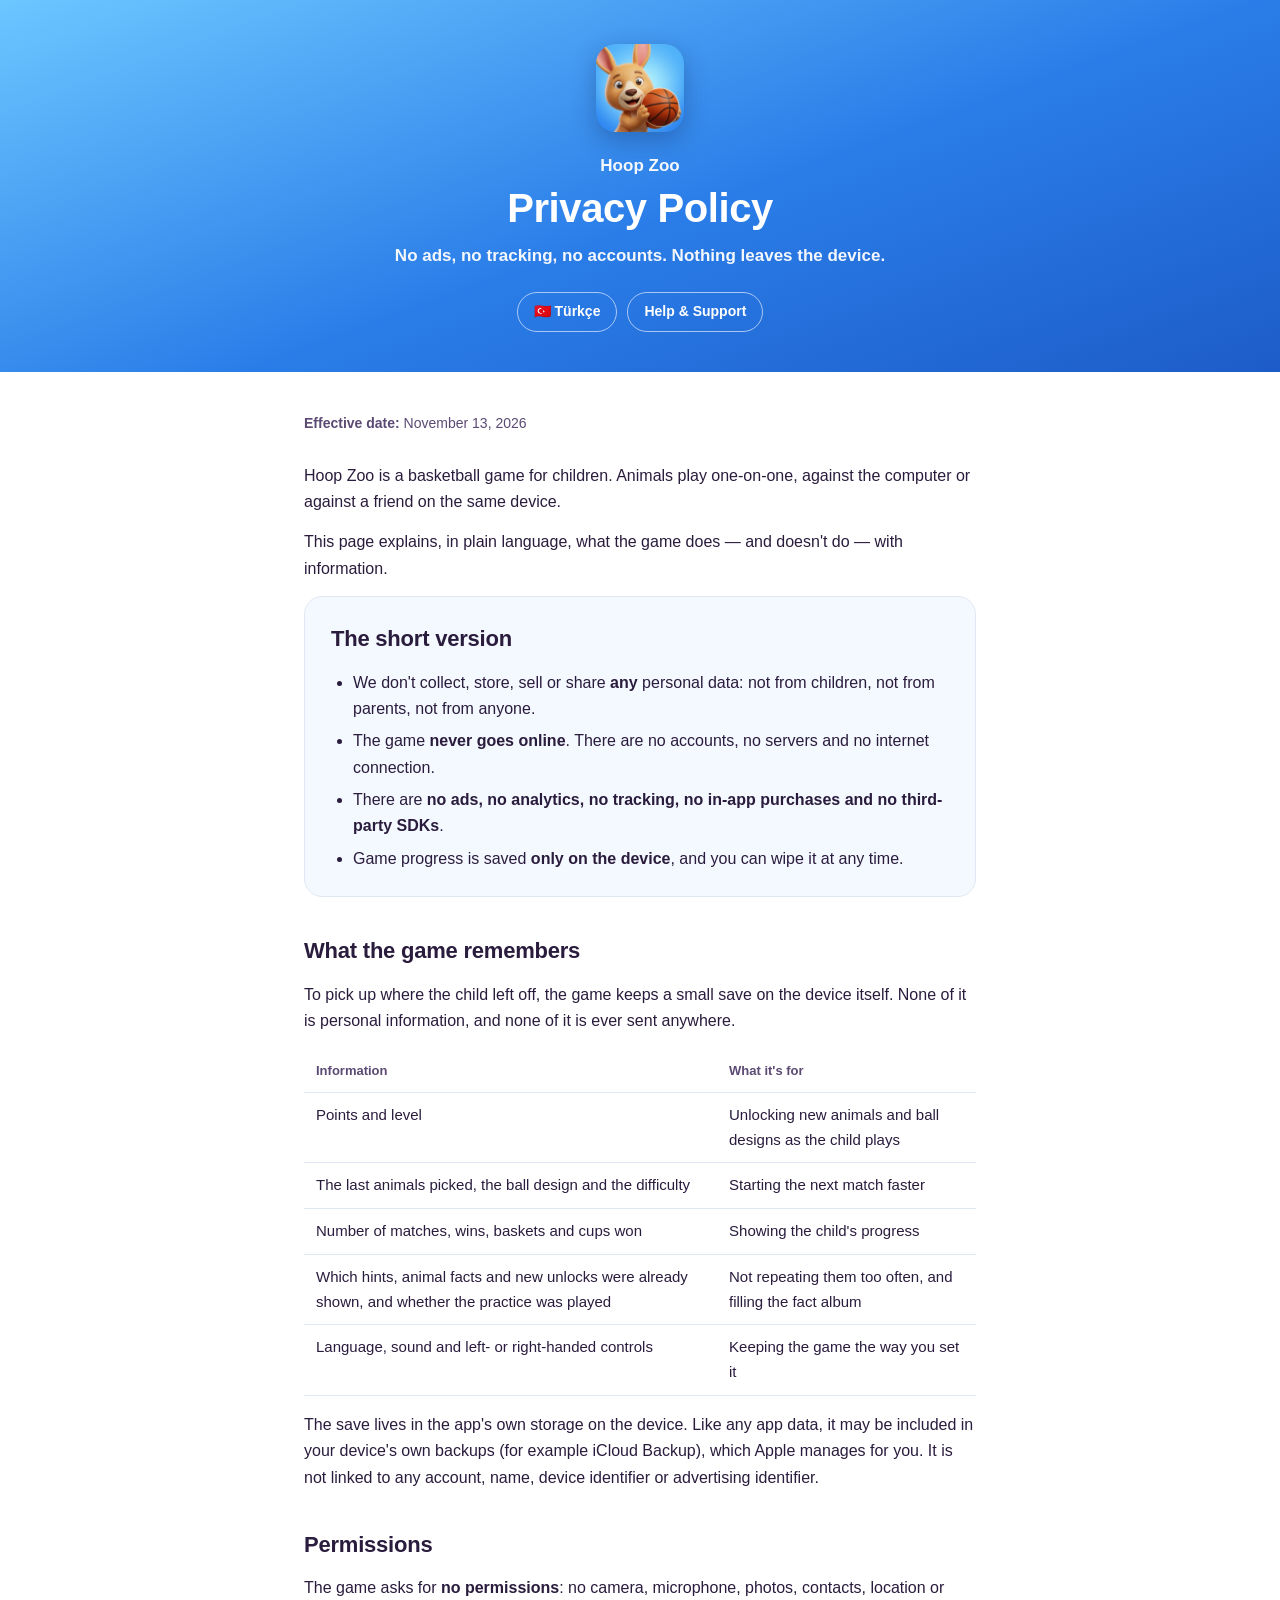
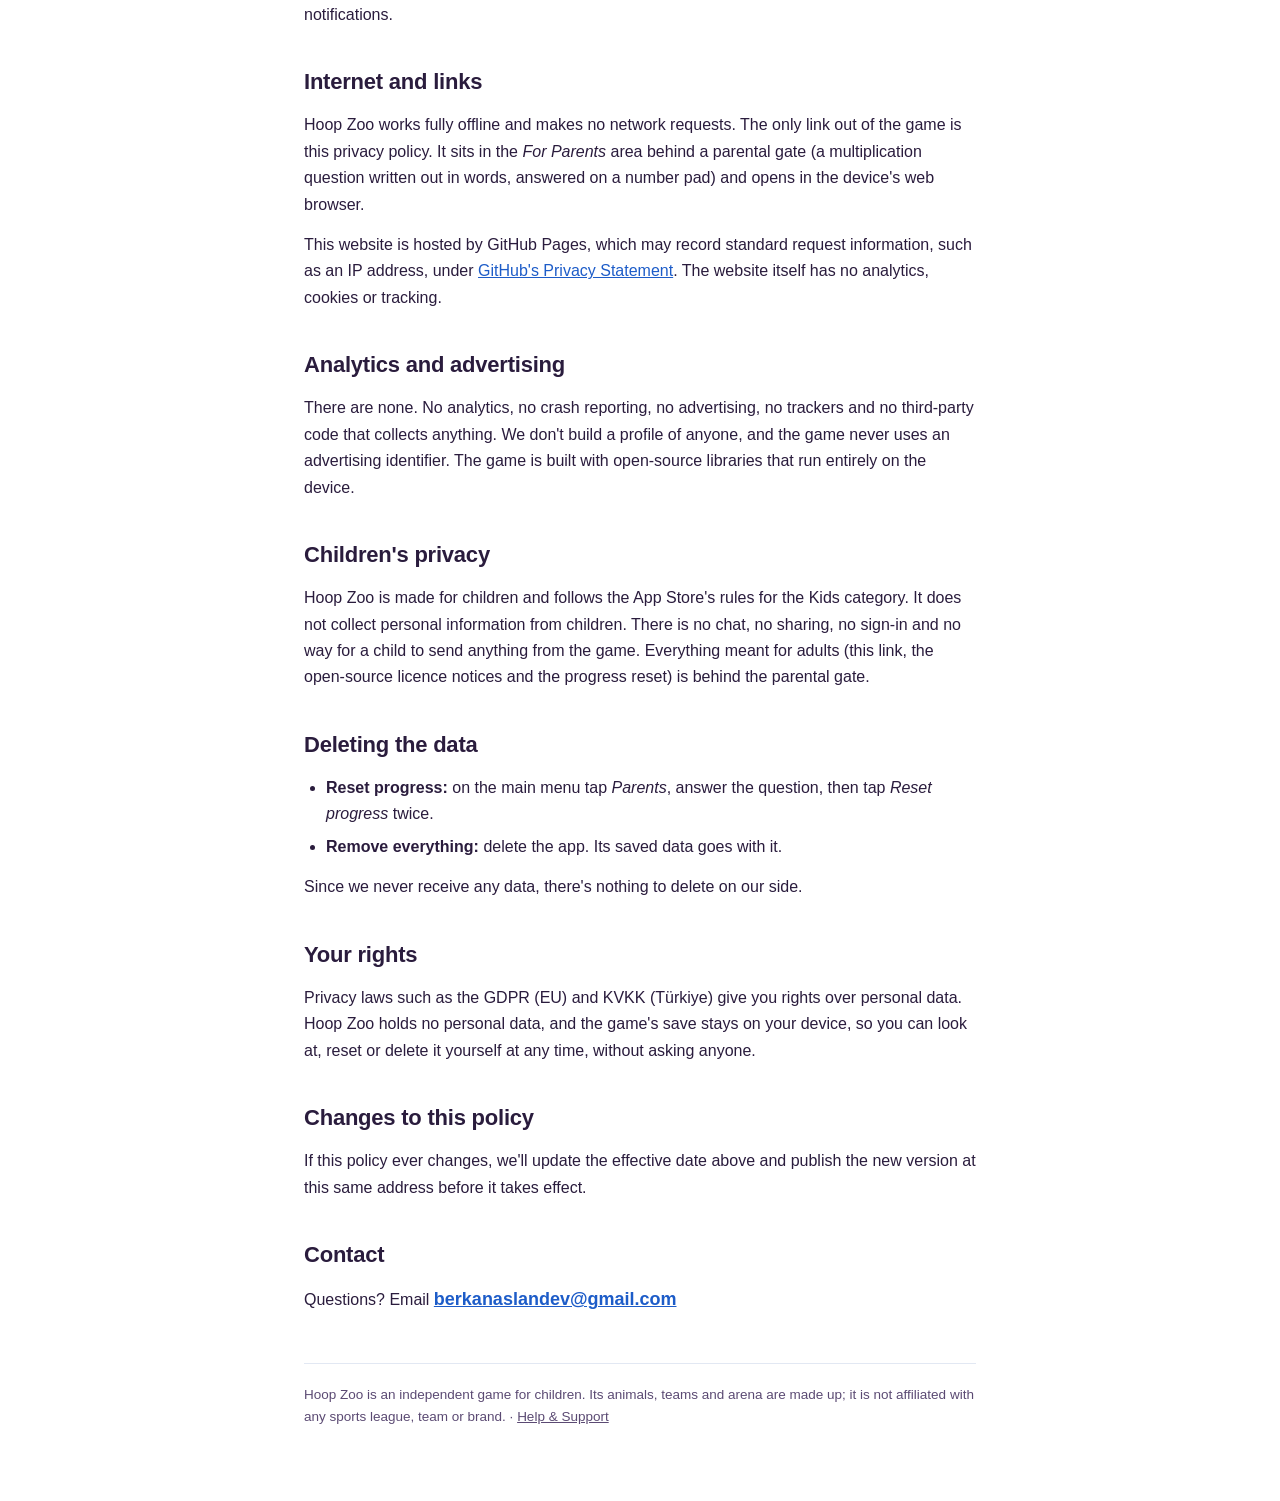
<file: index.html>
<!DOCTYPE html>
<html lang="en">
<head>
<meta charset="UTF-8">
<meta name="viewport" content="width=device-width, initial-scale=1.0">
<title>Privacy Policy — Hoop Zoo</title>
<meta name="description" content="Hoop Zoo privacy policy. A basketball game for kids that collects nothing: no ads, no tracking, no accounts and no internet connection.">
<link rel="alternate" hreflang="tr" href="https://hoop-zoo.github.io/gizlilik-politikasi/">
<link rel="icon" type="image/png" href="favicon.png">
<link rel="apple-touch-icon" href="apple-touch-icon.png">
<link rel="stylesheet" href="site.css">
</head>
<body>

<div class="hero">
  <img src="apple-touch-icon.png" alt="">
  <div class="brand">Hoop Zoo</div>
  <h1>Privacy Policy</h1>
  <div class="motto">No ads, no tracking, no accounts. Nothing leaves the device.</div>
  <nav><a href="gizlilik-politikasi/" lang="tr">🇹🇷 Türkçe</a><a href="support/">Help &amp; Support</a></nav>
</div>

<main>
  <p class="effective"><strong>Effective date:</strong> November 13, 2026</p>

  <p>Hoop Zoo is a basketball game for children. Animals play one-on-one, against the
  computer or against a friend on the same device.</p>

  <p>This page explains, in plain language, what the game does — and doesn't do — with
  information.</p>

  <div class="summary">
    <h2>The short version</h2>
    <ul>
      <li>We don't collect, store, sell or share <strong>any</strong> personal data: not from
      children, not from parents, not from anyone.</li>
      <li>The game <strong>never goes online</strong>. There are no accounts, no servers and no
      internet connection.</li>
      <li>There are <strong>no ads, no analytics, no tracking, no in-app purchases and no
      third-party SDKs</strong>.</li>
      <li>Game progress is saved <strong>only on the device</strong>, and you can wipe it at any time.</li>
    </ul>
  </div>

  <h2>What the game remembers</h2>
  <p>To pick up where the child left off, the game keeps a small save on the device itself.
  None of it is personal information, and none of it is ever sent anywhere.</p>

  <table>
    <tr><th>Information</th><th>What it's for</th></tr>
    <tr><td>Points and level</td><td>Unlocking new animals and ball designs as the child plays</td></tr>
    <tr><td>The last animals picked, the ball design and the difficulty</td><td>Starting the next match faster</td></tr>
    <tr><td>Number of matches, wins, baskets and cups won</td><td>Showing the child's progress</td></tr>
    <tr><td>Which hints, animal facts and new unlocks were already shown, and whether the practice was played</td><td>Not repeating them too often, and filling the fact album</td></tr>
    <tr><td>Language, sound and left- or right-handed controls</td><td>Keeping the game the way you set it</td></tr>
  </table>

  <p>The save lives in the app's own storage on the device. Like any app data, it may be
  included in your device's own backups (for example iCloud Backup), which Apple manages for
  you. It is not linked to any account, name, device identifier or advertising identifier.</p>

  <h2>Permissions</h2>
  <p>The game asks for <strong>no permissions</strong>: no camera, microphone, photos,
  contacts, location or notifications.</p>

  <h2>Internet and links</h2>
  <p>Hoop Zoo works fully offline and makes no network requests. The only link out of the
  game is this privacy policy. It sits in the <em>For Parents</em> area behind a parental
  gate (a multiplication question written out in words, answered on a number pad) and opens in the device's web
  browser.</p>
  <p>This website is hosted by GitHub Pages, which may record standard request information,
  such as an IP address, under
  <a href="https://docs.github.com/en/site-policy/privacy-policies/github-general-privacy-statement">GitHub's Privacy Statement</a>.
  The website itself has no analytics, cookies or tracking.</p>

  <h2>Analytics and advertising</h2>
  <p>There are none. No analytics, no crash reporting, no advertising, no trackers and no
  third-party code that collects anything. We don't build a profile of anyone, and the game
  never uses an advertising identifier. The game is built with open-source libraries that
  run entirely on the device.</p>

  <h2>Children's privacy</h2>
  <p>Hoop Zoo is made for children and follows the App Store's rules for the Kids category.
  It does not collect personal information from children. There is no chat, no sharing, no
  sign-in and no way for a child to send anything from the game. Everything meant for
  adults (this link, the open-source licence notices and the progress reset) is behind the
  parental gate.</p>

  <h2>Deleting the data</h2>
  <ul>
    <li><strong>Reset progress:</strong> on the main menu tap <em>Parents</em>, answer the
    question, then tap <em>Reset progress</em> twice.</li>
    <li><strong>Remove everything:</strong> delete the app. Its saved data goes with it.</li>
  </ul>
  <p>Since we never receive any data, there's nothing to delete on our side.</p>

  <h2>Your rights</h2>
  <p>Privacy laws such as the GDPR (EU) and KVKK (Türkiye) give you rights over personal
  data. Hoop Zoo holds no personal data, and the game's save stays on your device, so you can
  look at, reset or delete it yourself at any time, without asking anyone.</p>

  <h2>Changes to this policy</h2>
  <p>If this policy ever changes, we'll update the effective date above and publish the new
  version at this same address before it takes effect.</p>

  <h2>Contact</h2>
  <p>Questions? Email
  <a class="mail" href="mailto:berkanaslandev@gmail.com">berkanaslandev@gmail.com</a></p>

  <footer>
    Hoop Zoo is an independent game for children. Its animals, teams and arena are made up;
    it is not affiliated with any sports league, team or brand.
    · <a href="support/">Help &amp; Support</a>
  </footer>
</main>

</body>
</html>
</file>
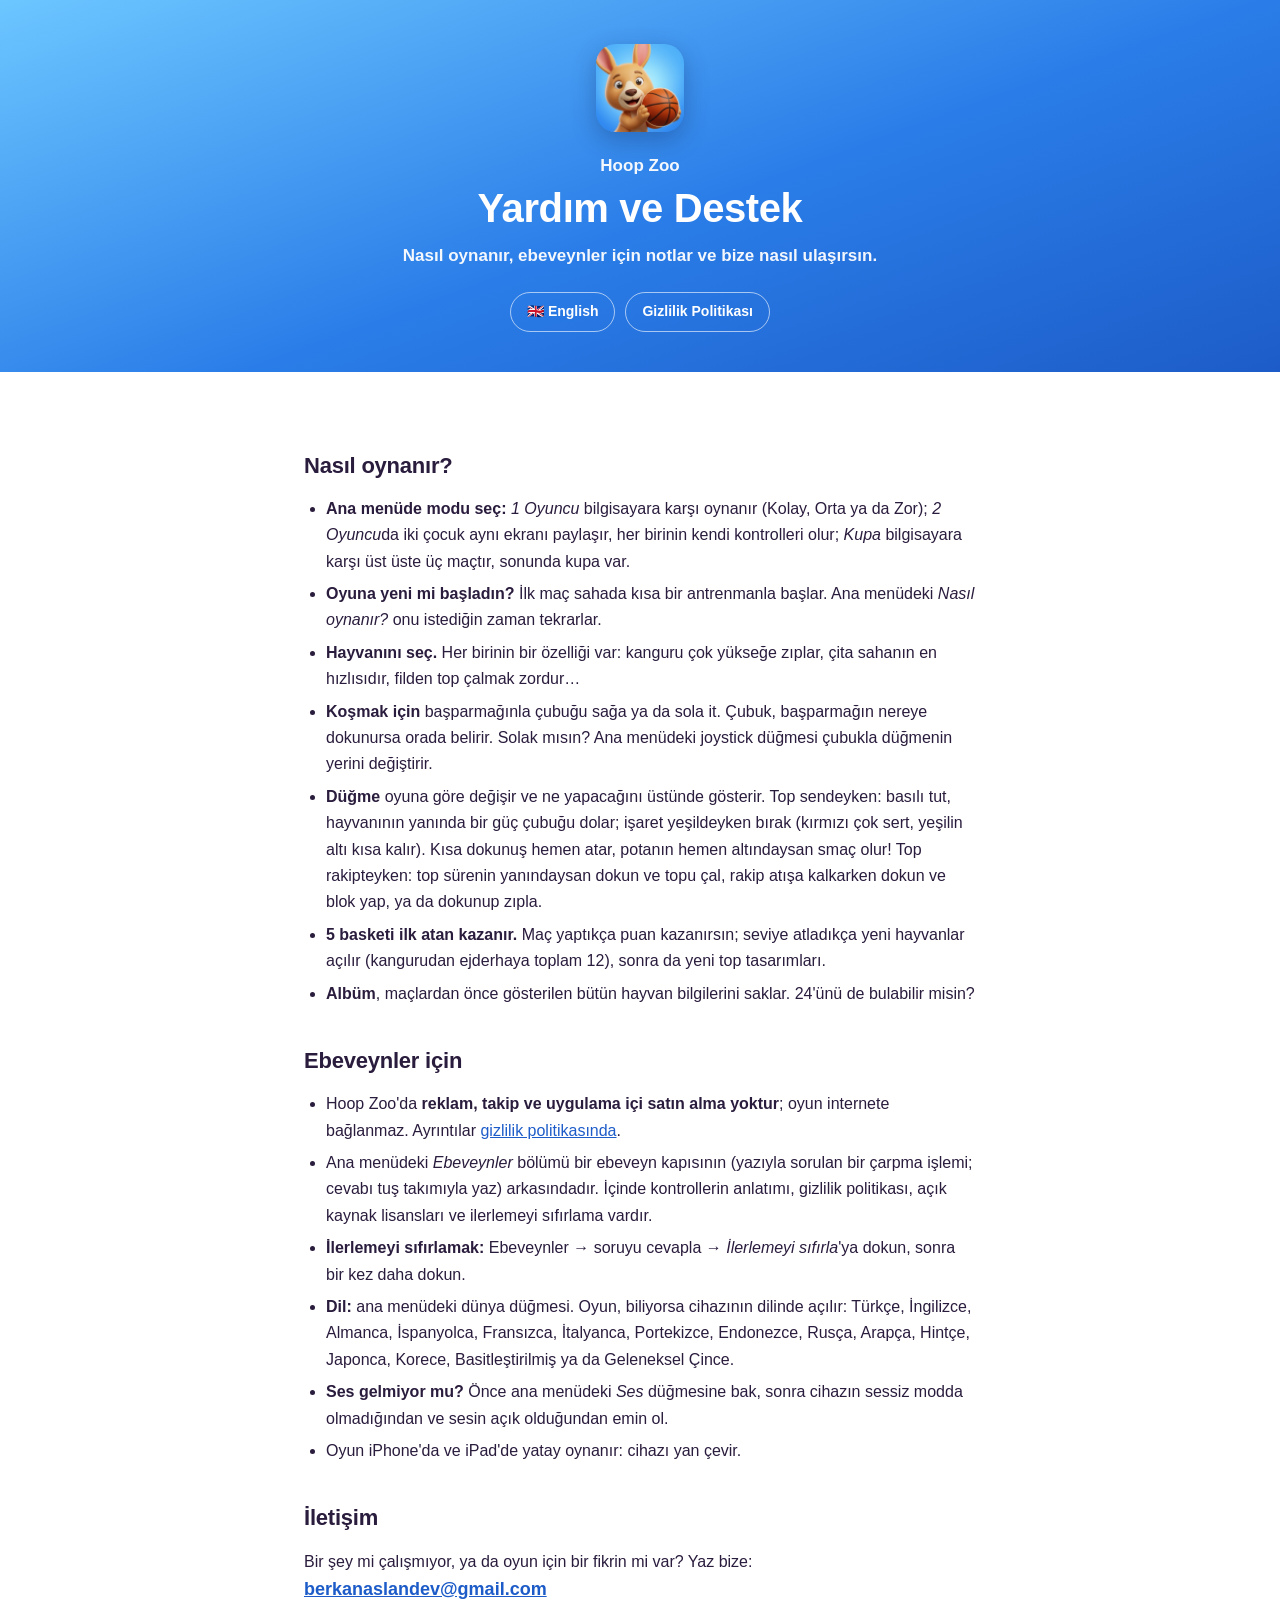
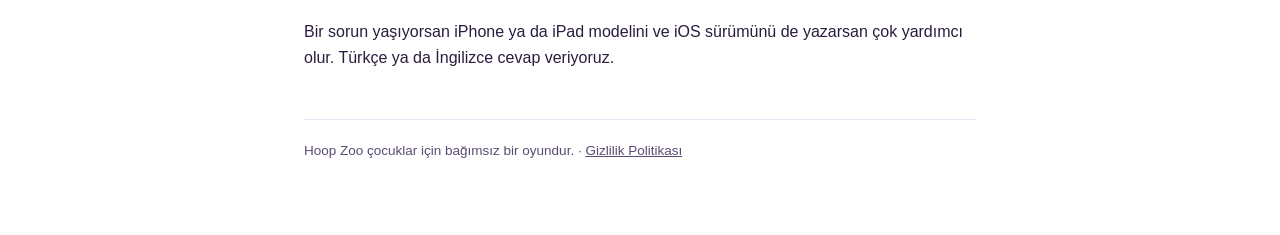
<file: destek/index.html>
<!DOCTYPE html>
<html lang="tr">
<head>
<meta charset="UTF-8">
<meta name="viewport" content="width=device-width, initial-scale=1.0">
<title>Yardım ve Destek — Hoop Zoo</title>
<meta name="description" content="Hoop Zoo nasıl oynanır, ebeveynler için notlar ve bize nasıl ulaşılır.">
<link rel="alternate" hreflang="en" href="https://hoop-zoo.github.io/support/">
<link rel="icon" type="image/png" href="../favicon.png">
<link rel="apple-touch-icon" href="../apple-touch-icon.png">
<link rel="stylesheet" href="../site.css">
</head>
<body>

<div class="hero">
  <img src="../apple-touch-icon.png" alt="">
  <div class="brand">Hoop Zoo</div>
  <h1>Yardım ve Destek</h1>
  <div class="motto">Nasıl oynanır, ebeveynler için notlar ve bize nasıl ulaşırsın.</div>
  <nav><a href="../support/" lang="en">🇬🇧 English</a><a href="../gizlilik-politikasi/">Gizlilik Politikası</a></nav>
</div>

<main>
  <h2>Nasıl oynanır?</h2>
  <ul>
    <li><strong>Ana menüde modu seç:</strong> <em>1 Oyuncu</em> bilgisayara karşı oynanır (Kolay,
    Orta ya da Zor); <em>2 Oyuncu</em>da iki çocuk aynı ekranı paylaşır, her birinin kendi
    kontrolleri olur; <em>Kupa</em> bilgisayara karşı üst üste üç maçtır, sonunda kupa var.</li>
    <li><strong>Oyuna yeni mi başladın?</strong> İlk maç sahada kısa bir antrenmanla başlar. Ana
    menüdeki <em>Nasıl oynanır?</em> onu istediğin zaman tekrarlar.</li>
    <li><strong>Hayvanını seç.</strong> Her birinin bir özelliği var: kanguru çok yükseğe zıplar,
    çita sahanın en hızlısıdır, filden top çalmak zordur…</li>
    <li><strong>Koşmak için</strong> başparmağınla çubuğu sağa ya da sola it. Çubuk,
    başparmağın nereye dokunursa orada belirir. Solak mısın? Ana menüdeki joystick düğmesi
    çubukla düğmenin yerini değiştirir.</li>
    <li><strong>Düğme</strong> oyuna göre değişir ve ne yapacağını üstünde gösterir. Top
    sendeyken: basılı tut, hayvanının yanında bir güç çubuğu dolar; işaret yeşildeyken bırak
    (kırmızı çok sert, yeşilin altı kısa kalır). Kısa dokunuş hemen atar, potanın hemen
    altındaysan smaç olur! Top rakipteyken: top sürenin
    yanındaysan dokun ve topu çal, rakip atışa kalkarken dokun ve blok yap, ya da dokunup
    zıpla.</li>
    <li><strong>5 basketi ilk atan kazanır.</strong> Maç yaptıkça puan kazanırsın; seviye
    atladıkça yeni hayvanlar açılır (kangurudan ejderhaya toplam 12), sonra da yeni top
    tasarımları.</li>
    <li><strong>Albüm</strong>, maçlardan önce gösterilen bütün hayvan bilgilerini saklar. 24'ünü
    de bulabilir misin?</li>
  </ul>

  <h2>Ebeveynler için</h2>
  <ul>
    <li>Hoop Zoo'da <strong>reklam, takip ve uygulama içi satın alma yoktur</strong>; oyun
    internete bağlanmaz. Ayrıntılar <a href="../gizlilik-politikasi/">gizlilik politikasında</a>.</li>
    <li>Ana menüdeki <em>Ebeveynler</em> bölümü bir ebeveyn kapısının (yazıyla sorulan bir çarpma
    işlemi; cevabı tuş takımıyla yaz) arkasındadır. İçinde kontrollerin anlatımı, gizlilik
    politikası, açık kaynak lisansları ve ilerlemeyi sıfırlama vardır.</li>
    <li><strong>İlerlemeyi sıfırlamak:</strong> Ebeveynler → soruyu cevapla →
    <em>İlerlemeyi sıfırla</em>'ya dokun, sonra bir kez daha dokun.</li>
    <li><strong>Dil:</strong> ana menüdeki dünya düğmesi. Oyun, biliyorsa cihazının dilinde
    açılır: Türkçe, İngilizce, Almanca, İspanyolca, Fransızca, İtalyanca, Portekizce, Endonezce,
    Rusça, Arapça, Hintçe, Japonca, Korece, Basitleştirilmiş ya da Geleneksel Çince.</li>
    <li><strong>Ses gelmiyor mu?</strong> Önce ana menüdeki <em>Ses</em> düğmesine bak, sonra
    cihazın sessiz modda olmadığından ve sesin açık olduğundan emin ol.</li>
    <li>Oyun iPhone'da ve iPad'de yatay oynanır: cihazı yan çevir.</li>
  </ul>

  <h2>İletişim</h2>
  <p>Bir şey mi çalışmıyor, ya da oyun için bir fikrin mi var? Yaz bize:
  <a class="mail" href="mailto:berkanaslandev@gmail.com">berkanaslandev@gmail.com</a></p>
  <p>Bir sorun yaşıyorsan iPhone ya da iPad modelini ve iOS sürümünü de yazarsan çok yardımcı olur.
  Türkçe ya da İngilizce cevap veriyoruz.</p>

  <footer>
    Hoop Zoo çocuklar için bağımsız bir oyundur. · <a href="../gizlilik-politikasi/">Gizlilik Politikası</a>
  </footer>
</main>

</body>
</html>
</file>
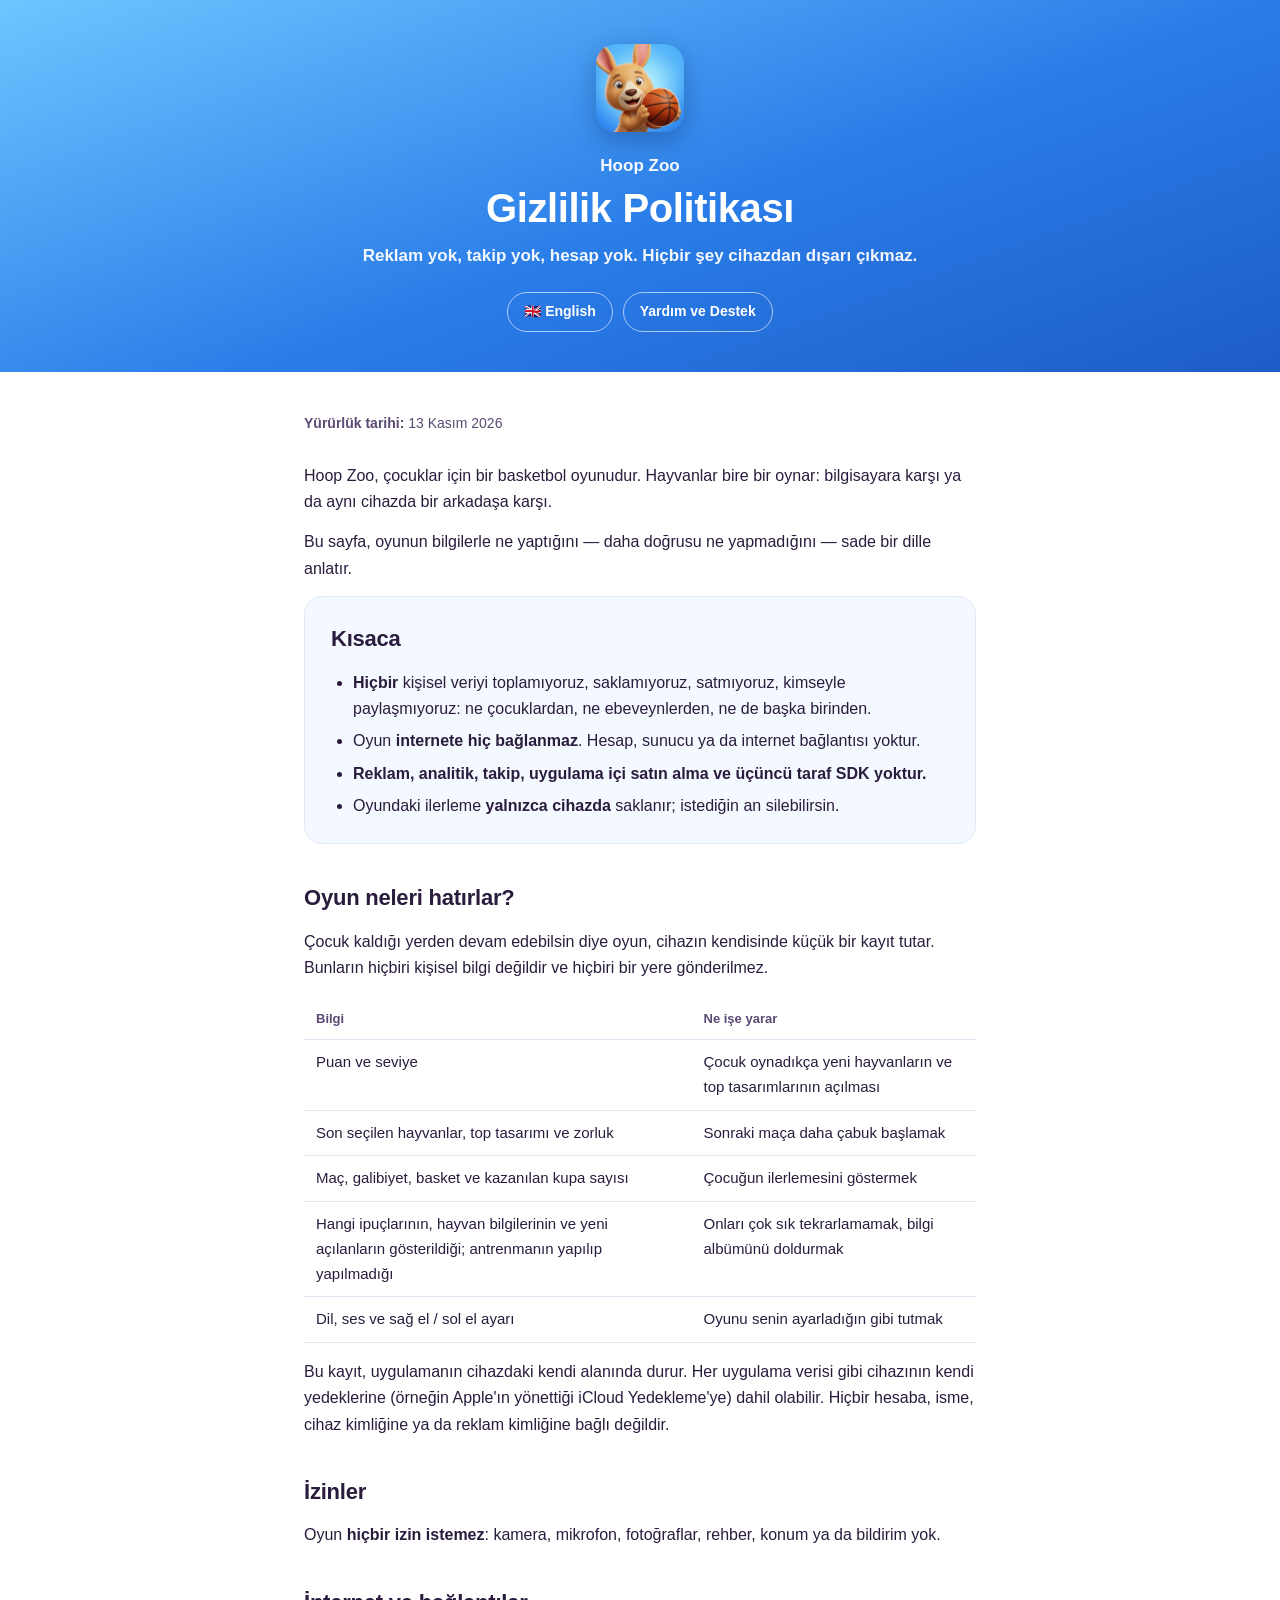
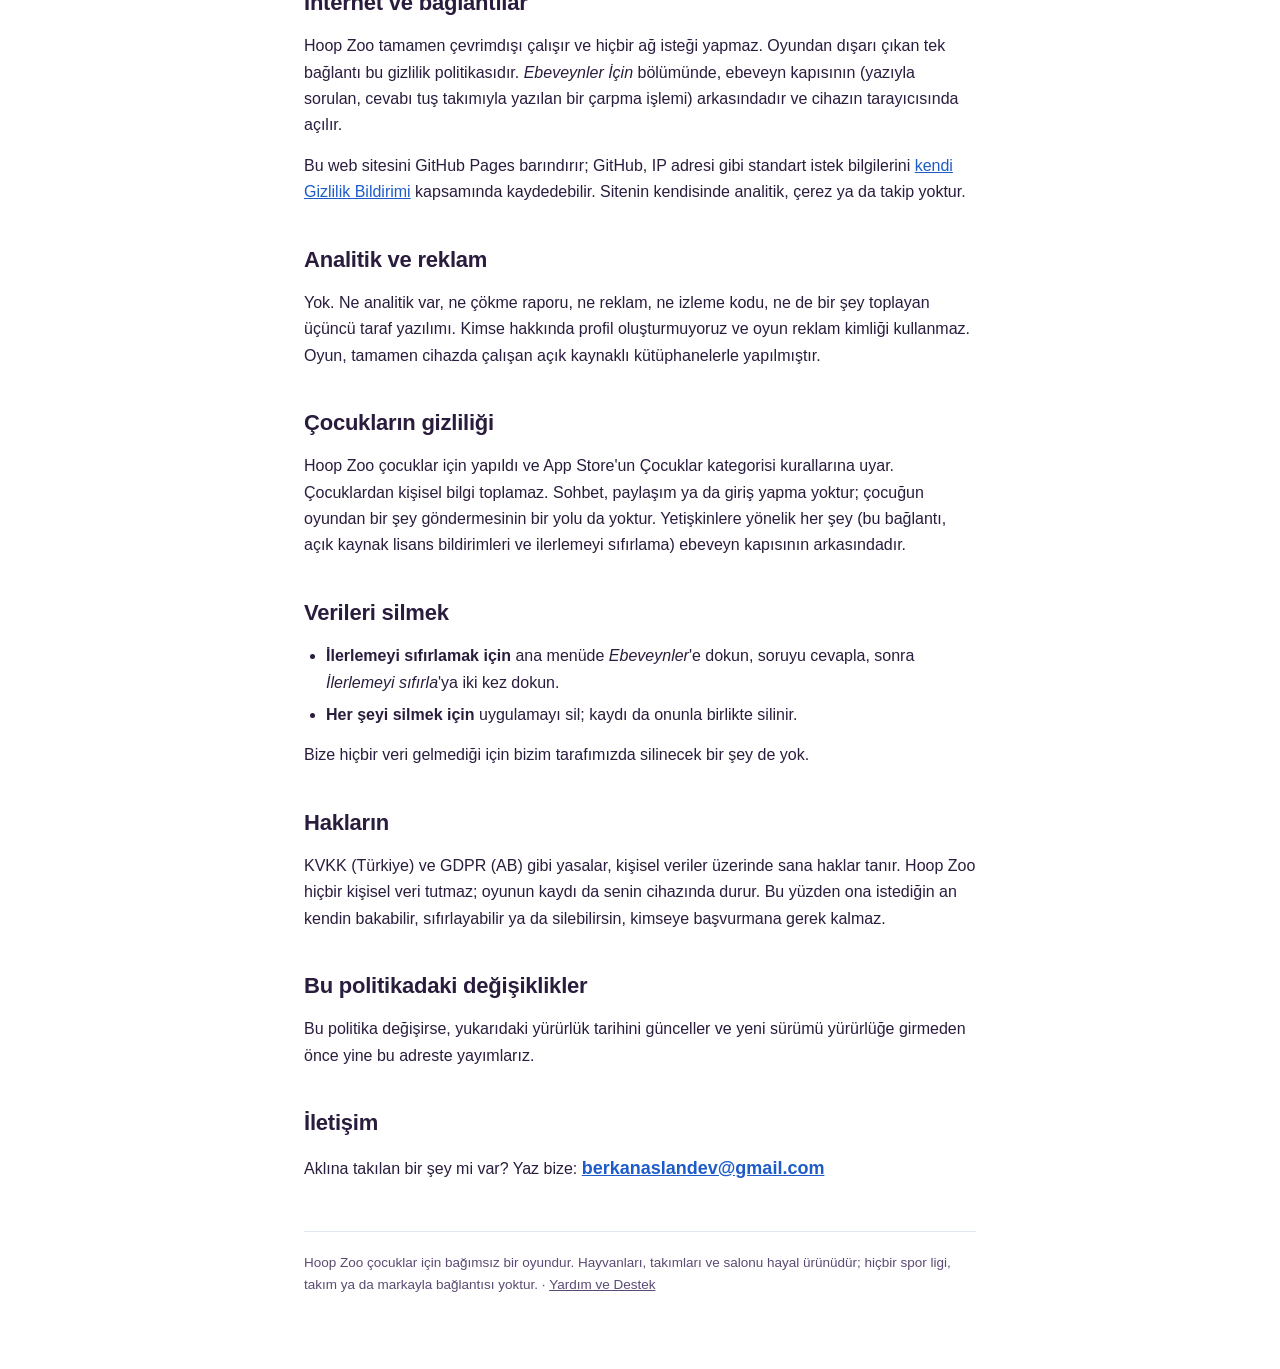
<file: gizlilik-politikasi/index.html>
<!DOCTYPE html>
<html lang="tr">
<head>
<meta charset="UTF-8">
<meta name="viewport" content="width=device-width, initial-scale=1.0">
<title>Gizlilik Politikası — Hoop Zoo</title>
<meta name="description" content="Hoop Zoo gizlilik politikası. Hiçbir veri toplamayan çocuk basketbol oyunu: reklam, takip, hesap ve internet bağlantısı yok.">
<link rel="alternate" hreflang="en" href="https://hoop-zoo.github.io/">
<link rel="icon" type="image/png" href="../favicon.png">
<link rel="apple-touch-icon" href="../apple-touch-icon.png">
<link rel="stylesheet" href="../site.css">
</head>
<body>

<div class="hero">
  <img src="../apple-touch-icon.png" alt="">
  <div class="brand">Hoop Zoo</div>
  <h1>Gizlilik Politikası</h1>
  <div class="motto">Reklam yok, takip yok, hesap yok. Hiçbir şey cihazdan dışarı çıkmaz.</div>
  <nav><a href="../" lang="en">🇬🇧 English</a><a href="../destek/">Yardım ve Destek</a></nav>
</div>

<main>
  <p class="effective"><strong>Yürürlük tarihi:</strong> 13 Kasım 2026</p>

  <p>Hoop Zoo, çocuklar için bir basketbol oyunudur. Hayvanlar bire bir oynar: bilgisayara
  karşı ya da aynı cihazda bir arkadaşa karşı.</p>

  <p>Bu sayfa, oyunun bilgilerle ne yaptığını — daha doğrusu ne yapmadığını — sade bir dille
  anlatır.</p>

  <div class="summary">
    <h2>Kısaca</h2>
    <ul>
      <li><strong>Hiçbir</strong> kişisel veriyi toplamıyoruz, saklamıyoruz, satmıyoruz, kimseyle
      paylaşmıyoruz: ne çocuklardan, ne ebeveynlerden, ne de başka birinden.</li>
      <li>Oyun <strong>internete hiç bağlanmaz</strong>. Hesap, sunucu ya da internet bağlantısı yoktur.</li>
      <li><strong>Reklam, analitik, takip, uygulama içi satın alma ve üçüncü taraf SDK
      yoktur.</strong></li>
      <li>Oyundaki ilerleme <strong>yalnızca cihazda</strong> saklanır; istediğin an silebilirsin.</li>
    </ul>
  </div>

  <h2>Oyun neleri hatırlar?</h2>
  <p>Çocuk kaldığı yerden devam edebilsin diye oyun, cihazın kendisinde küçük bir kayıt tutar.
  Bunların hiçbiri kişisel bilgi değildir ve hiçbiri bir yere gönderilmez.</p>

  <table>
    <tr><th>Bilgi</th><th>Ne işe yarar</th></tr>
    <tr><td>Puan ve seviye</td><td>Çocuk oynadıkça yeni hayvanların ve top tasarımlarının açılması</td></tr>
    <tr><td>Son seçilen hayvanlar, top tasarımı ve zorluk</td><td>Sonraki maça daha çabuk başlamak</td></tr>
    <tr><td>Maç, galibiyet, basket ve kazanılan kupa sayısı</td><td>Çocuğun ilerlemesini göstermek</td></tr>
    <tr><td>Hangi ipuçlarının, hayvan bilgilerinin ve yeni açılanların gösterildiği; antrenmanın yapılıp yapılmadığı</td><td>Onları çok sık tekrarlamamak, bilgi albümünü doldurmak</td></tr>
    <tr><td>Dil, ses ve sağ el / sol el ayarı</td><td>Oyunu senin ayarladığın gibi tutmak</td></tr>
  </table>

  <p>Bu kayıt, uygulamanın cihazdaki kendi alanında durur. Her uygulama verisi gibi cihazının
  kendi yedeklerine (örneğin Apple'ın yönettiği iCloud Yedekleme'ye) dahil olabilir. Hiçbir
  hesaba, isme, cihaz kimliğine ya da reklam kimliğine bağlı değildir.</p>

  <h2>İzinler</h2>
  <p>Oyun <strong>hiçbir izin istemez</strong>: kamera, mikrofon, fotoğraflar, rehber, konum ya
  da bildirim yok.</p>

  <h2>İnternet ve bağlantılar</h2>
  <p>Hoop Zoo tamamen çevrimdışı çalışır ve hiçbir ağ isteği yapmaz. Oyundan dışarı çıkan tek
  bağlantı bu gizlilik politikasıdır. <em>Ebeveynler İçin</em> bölümünde, ebeveyn kapısının
  (yazıyla sorulan, cevabı tuş takımıyla yazılan bir çarpma işlemi) arkasındadır ve cihazın
  tarayıcısında açılır.</p>
  <p>Bu web sitesini GitHub Pages barındırır; GitHub, IP adresi gibi standart istek bilgilerini
  <a href="https://docs.github.com/en/site-policy/privacy-policies/github-general-privacy-statement">kendi Gizlilik Bildirimi</a>
  kapsamında kaydedebilir. Sitenin kendisinde analitik, çerez ya da takip yoktur.</p>

  <h2>Analitik ve reklam</h2>
  <p>Yok. Ne analitik var, ne çökme raporu, ne reklam, ne izleme kodu, ne de bir şey toplayan
  üçüncü taraf yazılımı. Kimse hakkında profil oluşturmuyoruz ve oyun reklam kimliği
  kullanmaz. Oyun, tamamen cihazda çalışan açık kaynaklı kütüphanelerle yapılmıştır.</p>

  <h2>Çocukların gizliliği</h2>
  <p>Hoop Zoo çocuklar için yapıldı ve App Store'un Çocuklar kategorisi kurallarına uyar.
  Çocuklardan kişisel bilgi toplamaz. Sohbet, paylaşım ya da giriş yapma yoktur; çocuğun
  oyundan bir şey göndermesinin bir yolu da yoktur. Yetişkinlere yönelik her şey (bu bağlantı,
  açık kaynak lisans bildirimleri ve ilerlemeyi sıfırlama) ebeveyn kapısının arkasındadır.</p>

  <h2>Verileri silmek</h2>
  <ul>
    <li><strong>İlerlemeyi sıfırlamak için</strong> ana menüde <em>Ebeveynler</em>'e dokun,
    soruyu cevapla, sonra <em>İlerlemeyi sıfırla</em>'ya iki kez dokun.</li>
    <li><strong>Her şeyi silmek için</strong> uygulamayı sil; kaydı da onunla birlikte silinir.</li>
  </ul>
  <p>Bize hiçbir veri gelmediği için bizim tarafımızda silinecek bir şey de yok.</p>

  <h2>Hakların</h2>
  <p>KVKK (Türkiye) ve GDPR (AB) gibi yasalar, kişisel veriler üzerinde sana haklar tanır.
  Hoop Zoo hiçbir kişisel veri tutmaz; oyunun kaydı da senin cihazında durur. Bu yüzden ona
  istediğin an kendin bakabilir, sıfırlayabilir ya da silebilirsin, kimseye başvurmana gerek
  kalmaz.</p>

  <h2>Bu politikadaki değişiklikler</h2>
  <p>Bu politika değişirse, yukarıdaki yürürlük tarihini günceller ve yeni sürümü yürürlüğe
  girmeden önce yine bu adreste yayımlarız.</p>

  <h2>İletişim</h2>
  <p>Aklına takılan bir şey mi var? Yaz bize:
  <a class="mail" href="mailto:berkanaslandev@gmail.com">berkanaslandev@gmail.com</a></p>

  <footer>
    Hoop Zoo çocuklar için bağımsız bir oyundur. Hayvanları, takımları ve salonu hayal
    ürünüdür; hiçbir spor ligi, takım ya da markayla bağlantısı yoktur.
    · <a href="../destek/">Yardım ve Destek</a>
  </footer>
</main>

</body>
</html>
</file>
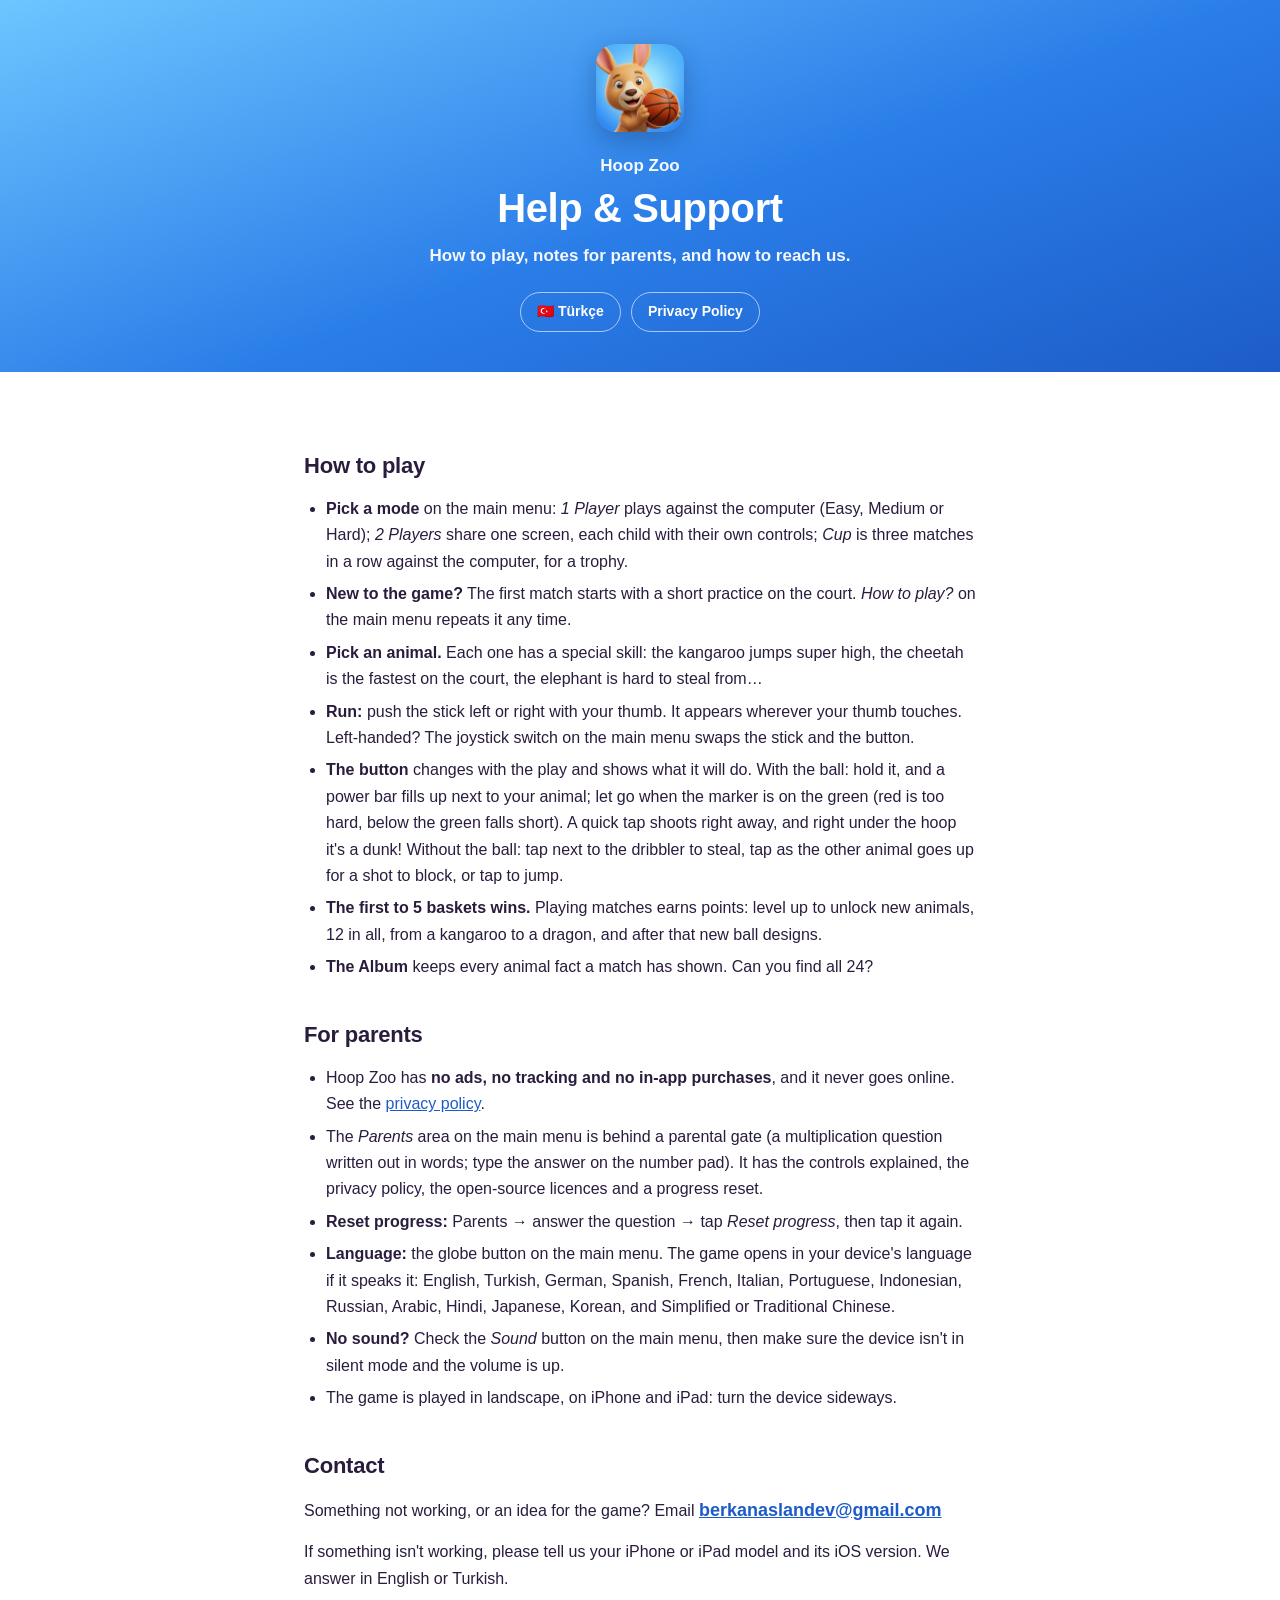
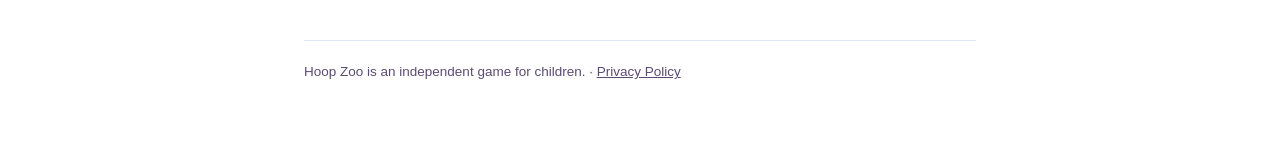
<file: support/index.html>
<!DOCTYPE html>
<html lang="en">
<head>
<meta charset="UTF-8">
<meta name="viewport" content="width=device-width, initial-scale=1.0">
<title>Help &amp; Support — Hoop Zoo</title>
<meta name="description" content="How to play Hoop Zoo, notes for parents, and how to reach us.">
<link rel="alternate" hreflang="tr" href="https://hoop-zoo.github.io/destek/">
<link rel="icon" type="image/png" href="../favicon.png">
<link rel="apple-touch-icon" href="../apple-touch-icon.png">
<link rel="stylesheet" href="../site.css">
</head>
<body>

<div class="hero">
  <img src="../apple-touch-icon.png" alt="">
  <div class="brand">Hoop Zoo</div>
  <h1>Help &amp; Support</h1>
  <div class="motto">How to play, notes for parents, and how to reach us.</div>
  <nav><a href="../destek/" lang="tr">🇹🇷 Türkçe</a><a href="../">Privacy Policy</a></nav>
</div>

<main>
  <h2>How to play</h2>
  <ul>
    <li><strong>Pick a mode</strong> on the main menu: <em>1 Player</em> plays against the
    computer (Easy, Medium or Hard); <em>2 Players</em> share one screen, each child with their
    own controls; <em>Cup</em> is three matches in a row against the computer, for a trophy.</li>
    <li><strong>New to the game?</strong> The first match starts with a short practice on the
    court. <em>How to play?</em> on the main menu repeats it any time.</li>
    <li><strong>Pick an animal.</strong> Each one has a special skill: the kangaroo jumps super
    high, the cheetah is the fastest on the court, the elephant is hard to steal from…</li>
    <li><strong>Run:</strong> push the stick left or right with your thumb. It appears
    wherever your thumb touches. Left-handed? The joystick switch on the main menu swaps the
    stick and the button.</li>
    <li><strong>The button</strong> changes with the play and shows what it will do.
    With the ball: hold it, and a power bar fills up next to your animal; let go when the marker is
    on the green (red is too hard, below the green falls short). A quick tap shoots right away, and
    right under the hoop it's a dunk! Without the ball: tap next to the
    dribbler to steal, tap as the other animal goes up for a shot to block, or tap to jump.</li>
    <li><strong>The first to 5 baskets wins.</strong> Playing matches earns points: level up to
    unlock new animals, 12 in all, from a kangaroo to a dragon, and after that new ball designs.</li>
    <li><strong>The Album</strong> keeps every animal fact a match has shown. Can you find all 24?</li>
  </ul>

  <h2>For parents</h2>
  <ul>
    <li>Hoop Zoo has <strong>no ads, no tracking and no in-app purchases</strong>, and it never
    goes online. See the <a href="../">privacy policy</a>.</li>
    <li>The <em>Parents</em> area on the main menu is behind a parental gate (a multiplication
    question written out in words; type the answer on the number pad). It has the controls
    explained, the privacy policy, the open-source licences and a progress reset.</li>
    <li><strong>Reset progress:</strong> Parents → answer the question → tap
    <em>Reset progress</em>, then tap it again.</li>
    <li><strong>Language:</strong> the globe button on the main menu. The game opens in your
    device's language if it speaks it: English, Turkish, German, Spanish, French, Italian,
    Portuguese, Indonesian, Russian, Arabic, Hindi, Japanese, Korean, and Simplified or
    Traditional Chinese.</li>
    <li><strong>No sound?</strong> Check the <em>Sound</em> button on the main menu, then make sure
    the device isn't in silent mode and the volume is up.</li>
    <li>The game is played in landscape, on iPhone and iPad: turn the device sideways.</li>
  </ul>

  <h2>Contact</h2>
  <p>Something not working, or an idea for the game? Email
  <a class="mail" href="mailto:berkanaslandev@gmail.com">berkanaslandev@gmail.com</a></p>
  <p>If something isn't working, please tell us your iPhone or iPad model and its iOS version.
  We answer in English or Turkish.</p>

  <footer>
    Hoop Zoo is an independent game for children. · <a href="../">Privacy Policy</a>
  </footer>
</main>

</body>
</html>
</file>
<file: site.css>
/* Hoop Zoo website: privacy policy and support pages (TR + EN). System fonts only, no trackers. */
:root {
  --ink: #2a1c3d;
  --muted: #5b4a73;
  --bg: #ffffff;
  --card: #f4f8ff;
  --border: #e2e8f3;
  --link: #1d5cc8;
  --ball: #e8601c;
}

@media (prefers-color-scheme: dark) {
  :root {
    --ink: #f3f1f8;
    --muted: #b9b0c9;
    --bg: #12101a;
    --card: #1d1a28;
    --border: #322d44;
    --link: #8cc4ff;
    --ball: #ff9a5c;
  }
}

* {
  box-sizing: border-box;
  margin: 0;
  padding: 0;
}

body {
  font-family: ui-rounded, 'SF Pro Rounded', -apple-system, BlinkMacSystemFont, 'Segoe UI', Roboto, sans-serif;
  color: var(--ink);
  background: var(--bg);
  line-height: 1.65;
  -webkit-font-smoothing: antialiased;
}

.hero {
  background: linear-gradient(160deg, #6cc6ff 0%, #2a7de8 55%, #1d5cc8 100%);
  color: #fff;
  padding: 44px 24px 40px;
  text-align: center;
}

.hero img {
  width: 88px;
  height: 88px;
  border-radius: 20px;
  box-shadow: 0 8px 24px rgba(10, 30, 80, 0.3);
}

.hero .brand {
  margin: 12px 0 4px;
  font-size: 17px;
  font-weight: 800;
  opacity: 0.95;
}

.hero h1 {
  font-size: clamp(28px, 6vw, 40px);
  font-weight: 900;
  letter-spacing: -0.01em;
  line-height: 1.2;
}

.hero .motto {
  margin-top: 10px;
  font-size: 17px;
  font-weight: 600;
  opacity: 0.95;
}

.hero nav {
  margin-top: 22px;
  display: flex;
  flex-wrap: wrap;
  gap: 10px;
  justify-content: center;
}

.hero nav a {
  color: #fff;
  text-decoration: none;
  border: 1.5px solid rgba(255, 255, 255, 0.6);
  border-radius: 999px;
  padding: 7px 16px;
  font-size: 14px;
  font-weight: 700;
}

.hero nav a:hover {
  background: rgba(255, 255, 255, 0.15);
}

main {
  max-width: 720px;
  margin: 0 auto;
  padding: 40px 24px 72px;
}

.effective {
  color: var(--muted);
  font-size: 14px;
  margin-bottom: 28px;
}

.summary {
  background: var(--card);
  border: 1px solid var(--border);
  border-radius: 18px;
  padding: 24px 26px 10px;
  margin: 8px 0 32px;
}

.summary h2 {
  margin-top: 0;
}

h2 {
  font-size: 22px;
  font-weight: 800;
  letter-spacing: -0.01em;
  margin: 36px 0 12px;
}

p {
  margin-bottom: 14px;
}

ul,
ol {
  margin: 0 0 14px 22px;
}

li {
  margin-bottom: 6px;
}

strong {
  font-weight: 750;
}

table {
  width: 100%;
  border-collapse: collapse;
  font-size: 15px;
  margin: 16px 0;
}

th,
td {
  text-align: left;
  padding: 10px 12px;
  border-bottom: 1px solid var(--border);
  vertical-align: top;
}

th {
  font-weight: 700;
  color: var(--muted);
  font-size: 13px;
}

a {
  color: var(--link);
}

.mail {
  font-size: 18px;
  font-weight: 800;
}

footer {
  border-top: 1px solid var(--border);
  margin-top: 48px;
  padding-top: 20px;
  color: var(--muted);
  font-size: 13.5px;
}

footer a {
  color: inherit;
}
</file>
